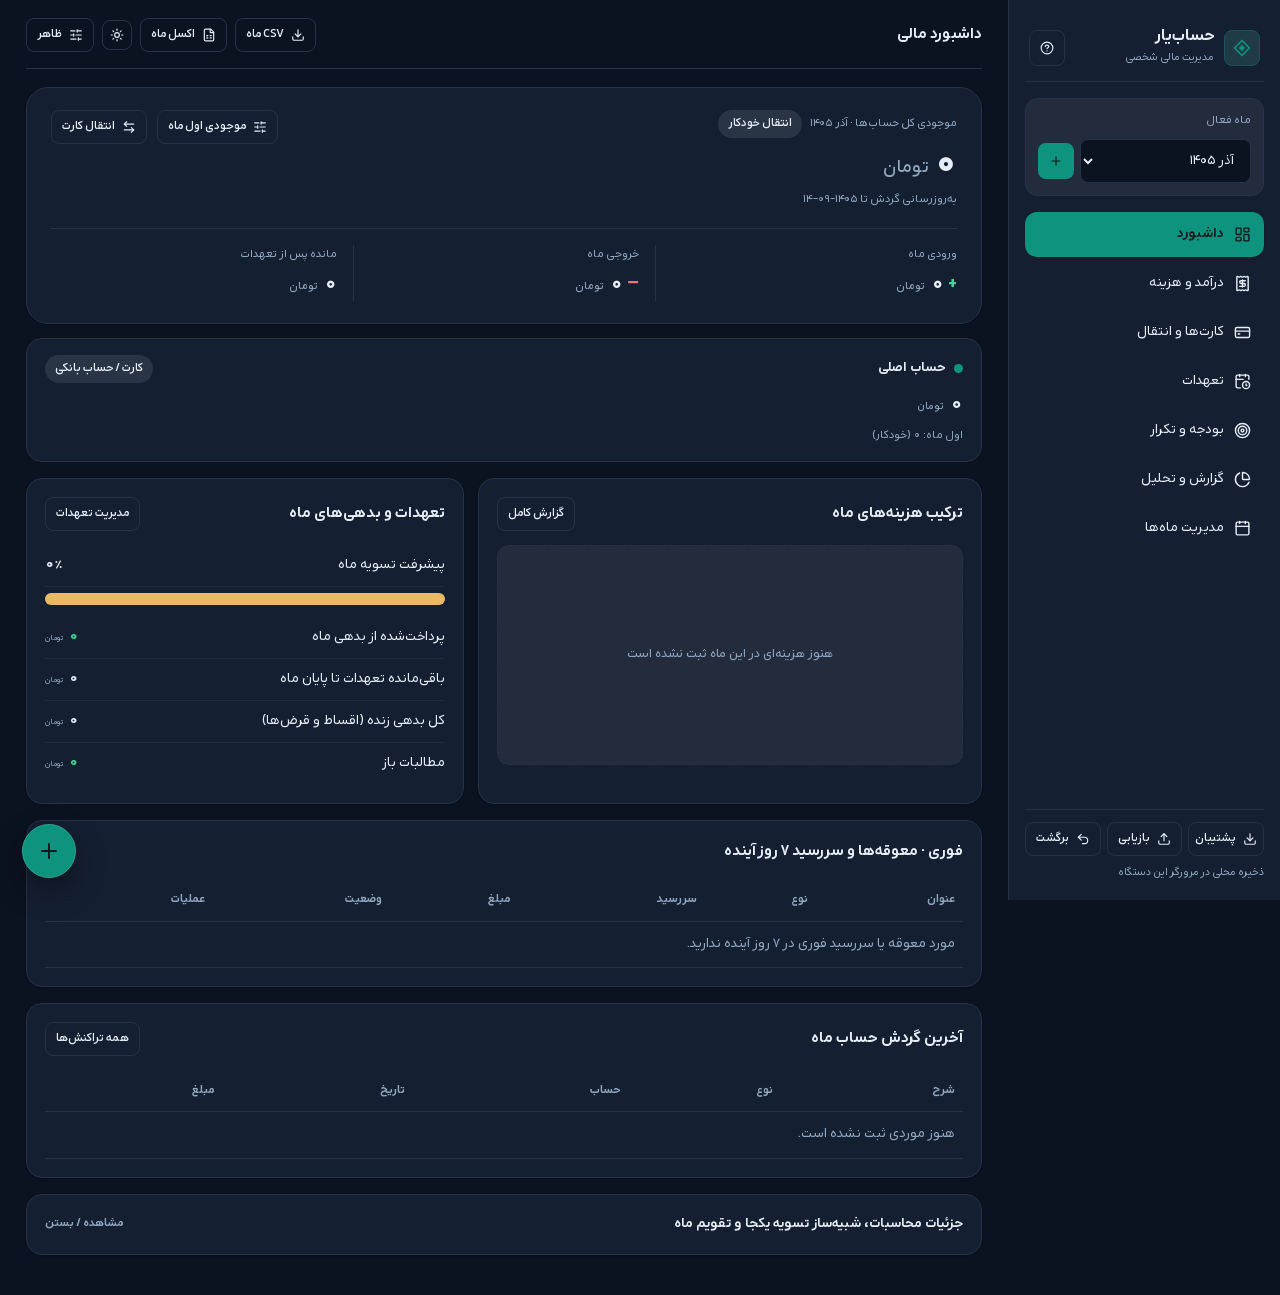
<file: index.html>
<!DOCTYPE html>
<html lang="fa" dir="rtl">
<head>
  <meta charset="utf-8">
  <meta name="viewport" content="width=device-width,initial-scale=1,viewport-fit=cover">
  <meta name="theme-color" content="#0b1220">
  <meta name="description" content="حساب‌یار — مرکز کنترل درآمد، هزینه، کارت‌ها، بودجه، اقساط و تعهدات مالی شخصی به صورت کاملاً آفلاین">
  <title>حساب‌یار | مدیریت مالی شخصی</title>
  <link rel="manifest" href="./manifest.webmanifest">
  <link rel="icon" href="./assets/icons/icon.svg" type="image/svg+xml">
  <link rel="apple-touch-icon" href="./assets/icons/icon-192.png">
  <link rel="stylesheet" href="./css/tokens.css">
  <link rel="stylesheet" href="./css/layout.css">
  <link rel="stylesheet" href="./css/components.css">
  <link rel="stylesheet" href="./css/views.css">
</head>
<body>
  <div id="app-shell" class="app-shell">
    <aside id="sidebar" class="sidebar" aria-label="منوی اصلی"></aside>
    <div class="app-main">
      <header id="topbar" class="topbar"></header>
      <main id="view" class="view-container" tabindex="-1"></main>
    </div>
  </div>

  <nav id="bottomNav" class="bottom-nav" aria-label="ناوبری سریع موبایل"></nav>
  <div id="moreBackdrop" class="drawer-backdrop hidden" aria-hidden="true"></div>
  <aside id="moreDrawer" class="more-drawer hidden" aria-label="منوی بیشتر"></aside>

  <input class="hidden" type="file" id="importFile" accept=".json">
  <input class="hidden" type="file" id="fontUpload" accept=".woff,.woff2,.ttf,.otf">

  <dialog id="dlg" aria-labelledby="dt">
    <div class="dialog-header">
      <h2 id="dt"></h2>
      <button type="button" class="btn btn-icon btn-ghost" data-close-dialog="dlg" aria-label="بستن"><svg class="icon-svg" viewBox="0 0 24 24" fill="none" stroke="currentColor" stroke-width="2" stroke-linecap="round" stroke-linejoin="round" aria-hidden="true"><path d="M18 6 6 18"></path><path d="m6 6 12 12"></path></svg></button>
    </div>
    <div id="db" class="dialog-body"></div>
  </dialog>

  <dialog id="confirmDlg" aria-labelledby="confirmTitle">
    <div class="dialog-header">
      <h2 id="confirmTitle">تأیید عملیات</h2>
      <button type="button" class="btn btn-icon btn-ghost" data-close-dialog="confirmDlg" aria-label="بستن"><svg class="icon-svg" viewBox="0 0 24 24" fill="none" stroke="currentColor" stroke-width="2" stroke-linecap="round" stroke-linejoin="round" aria-hidden="true"><path d="M18 6 6 18"></path><path d="m6 6 12 12"></path></svg></button>
    </div>
    <div id="confirmBody" class="dialog-body"></div>
    <div id="confirmActions" class="dialog-actions"></div>
  </dialog>

  <dialog id="appearanceDlg" class="dialog-wide" aria-labelledby="appearanceTitle">
    <div class="dialog-header">
      <h2 id="appearanceTitle">شخصی‌سازی ظاهر</h2>
      <button type="button" class="btn btn-icon btn-ghost" data-close-dialog="appearanceDlg" aria-label="بستن"><svg class="icon-svg" viewBox="0 0 24 24" fill="none" stroke="currentColor" stroke-width="2" stroke-linecap="round" stroke-linejoin="round" aria-hidden="true"><path d="M18 6 6 18"></path><path d="m6 6 12 12"></path></svg></button>
    </div>
    <div id="appearanceBody" class="dialog-body"></div>
  </dialog>

  <div id="datepickerPopover" class="datepicker-popover hidden" role="dialog" aria-label="تقویم شمسی"></div>
  <div id="quickBubble" class="bubble-menu"></div>
  <div id="toastContainer" class="toast-container" aria-live="polite" aria-atomic="true"></div>

  <noscript>
    <div class="notice">برای اجرای حساب‌یار، لطفاً جاوااسکریپت مرورگر خود را فعال کنید.</div>
  </noscript>

  <script src="./vendor/chart.umd.min.js"></script>
  <script src="./vendor/lucide.min.js"></script>
  <script src="./vendor/write-excel-file.min.js"></script>
  <script type="module" src="./js/main.js"></script>
</body>
</html>
</file>
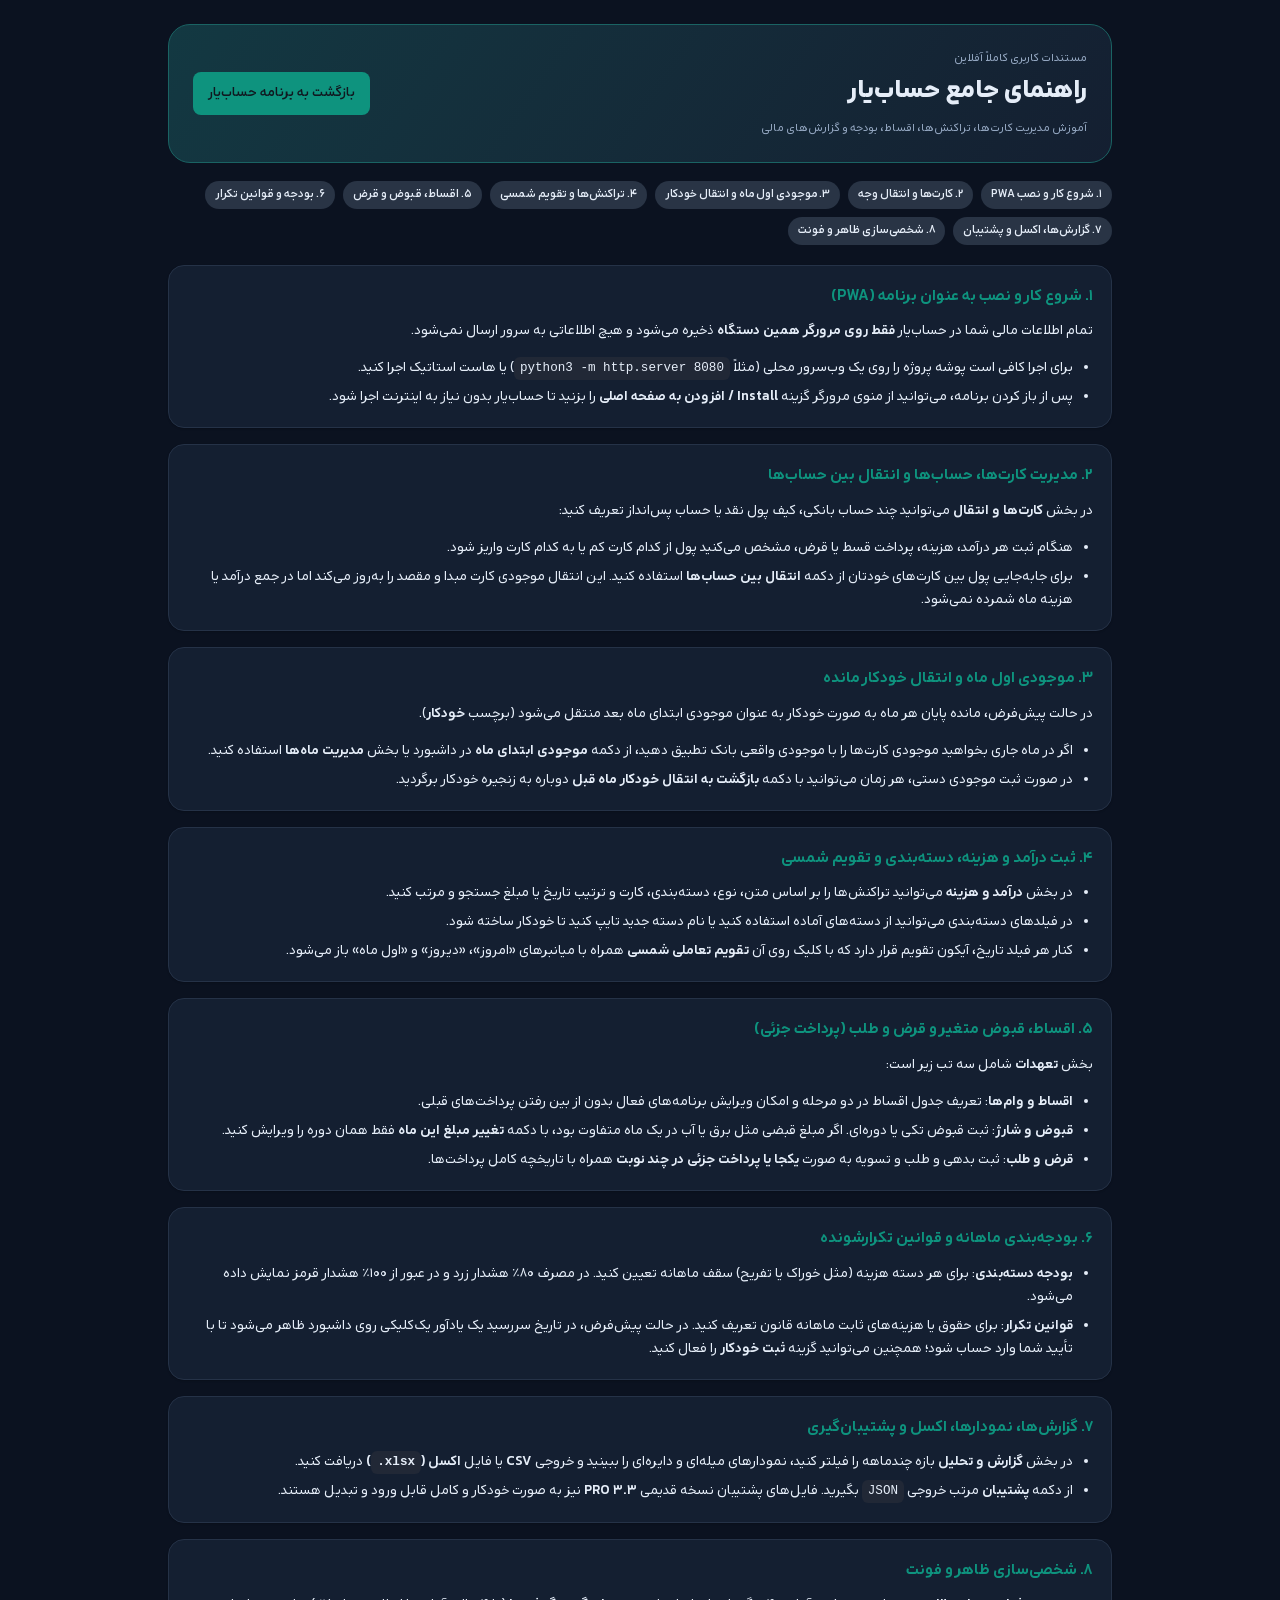
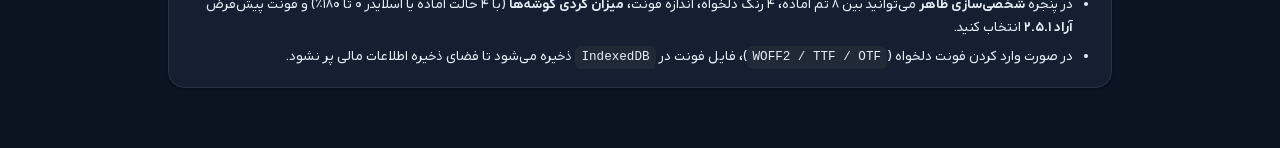
<file: help.html>
<!DOCTYPE html>
<html lang="fa" dir="rtl">
<head>
  <meta charset="utf-8">
  <meta name="viewport" content="width=device-width,initial-scale=1,viewport-fit=cover">
  <title>راهنمای استفاده | حساب‌یار</title>
  <link rel="icon" href="./assets/icons/icon.svg" type="image/svg+xml">
  <link rel="stylesheet" href="./css/tokens.css">
  <link rel="stylesheet" href="./css/components.css">
  <style>
    .help-wrap {
      max-width: 980px;
      margin: 0 auto;
      padding: 24px 18px 56px;
    }
    .help-hero {
      display: flex;
      justify-content: space-between;
      align-items: center;
      flex-wrap: wrap;
      gap: 14px;
      padding: 22px 24px;
      border-radius: var(--radius-xl);
      background: linear-gradient(125deg, color-mix(in srgb, var(--accent) 22%, var(--surface)), var(--surface));
      border: 1px solid color-mix(in srgb, var(--accent) 50%, var(--border));
      margin-bottom: 18px;
    }
    .help-toc {
      display: flex;
      flex-wrap: wrap;
      gap: 8px;
      margin: 14px 0 20px;
    }
    .help-toc a {
      text-decoration: none;
    }
    .help-section {
      margin-top: 16px;
    }
    .help-section h2 {
      display: flex;
      align-items: center;
      gap: 8px;
      color: var(--accent);
      margin-bottom: 10px;
    }
    .help-section ul {
      margin: 8px 0 0;
      padding-right: 20px;
      display: grid;
      gap: 6px;
    }
    code {
      direction: ltr;
      display: inline-block;
      padding: 1px 6px;
      border-radius: 6px;
      background: color-mix(in srgb, var(--fg) 10%, var(--bg));
      font-size: 0.9em;
    }
  </style>
</head>
<body>
  <main class="help-wrap">
    <header class="help-hero">
      <div>
        <small>مستندات کاربری کاملاً آفلاین</small>
        <h1>راهنمای جامع حساب‌یار</h1>
        <small>آموزش مدیریت کارت‌ها، تراکنش‌ها، اقساط، بودجه و گزارش‌های مالی</small>
      </div>
      <div class="row">
        <a class="btn btn-primary" href="./index.html">بازگشت به برنامه حساب‌یار</a>
      </div>
    </header>

    <nav class="help-toc" aria-label="فهرست مطالب">
      <a class="pill" href="#start">۱. شروع کار و نصب PWA</a>
      <a class="pill" href="#accounts">۲. کارت‌ها و انتقال وجه</a>
      <a class="pill" href="#carryover">۳. موجودی اول ماه و انتقال خودکار</a>
      <a class="pill" href="#transactions">۴. تراکنش‌ها و تقویم شمسی</a>
      <a class="pill" href="#obligations">۵. اقساط، قبوض و قرض</a>
      <a class="pill" href="#budgets">۶. بودجه و قوانین تکرار</a>
      <a class="pill" href="#reports">۷. گزارش‌ها، اکسل و پشتیبان</a>
      <a class="pill" href="#appearance">۸. شخصی‌سازی ظاهر و فونت</a>
    </nav>

    <section id="start" class="panel help-section">
      <h2>۱. شروع کار و نصب به عنوان برنامه (PWA)</h2>
      <p>
        تمام اطلاعات مالی شما در حساب‌یار <strong>فقط روی مرورگر همین دستگاه</strong> ذخیره می‌شود و هیچ اطلاعاتی به سرور ارسال نمی‌شود.
      </p>
      <ul>
        <li>برای اجرا کافی است پوشه پروژه را روی یک وب‌سرور محلی (مثلاً <code>python3 -m http.server 8080</code>) یا هاست استاتیک اجرا کنید.</li>
        <li>پس از باز کردن برنامه، می‌توانید از منوی مرورگر گزینه <strong>Install / افزودن به صفحه اصلی</strong> را بزنید تا حساب‌یار بدون نیاز به اینترنت اجرا شود.</li>
      </ul>
    </section>

    <section id="accounts" class="panel help-section">
      <h2>۲. مدیریت کارت‌ها، حساب‌ها و انتقال بین حساب‌ها</h2>
      <p>در بخش <strong>کارت‌ها و انتقال</strong> می‌توانید چند حساب بانکی، کیف پول نقد یا حساب پس‌انداز تعریف کنید:</p>
      <ul>
        <li>هنگام ثبت هر درآمد، هزینه، پرداخت قسط یا قرض، مشخص می‌کنید پول از کدام کارت کم یا به کدام کارت واریز شود.</li>
        <li>برای جابه‌جایی پول بین کارت‌های خودتان از دکمه <strong>انتقال بین حساب‌ها</strong> استفاده کنید. این انتقال موجودی کارت مبدا و مقصد را به‌روز می‌کند اما در جمع درآمد یا هزینه ماه شمرده نمی‌شود.</li>
      </ul>
    </section>

    <section id="carryover" class="panel help-section">
      <h2>۳. موجودی اول ماه و انتقال خودکار مانده</h2>
      <p>
        در حالت پیش‌فرض، مانده پایان هر ماه به صورت خودکار به عنوان موجودی ابتدای ماه بعد منتقل می‌شود (برچسب <strong>خودکار</strong>).
      </p>
      <ul>
        <li>اگر در ماه جاری بخواهید موجودی کارت‌ها را با موجودی واقعی بانک تطبیق دهید، از دکمه <strong>موجودی ابتدای ماه</strong> در داشبورد یا بخش <strong>مدیریت ماه‌ها</strong> استفاده کنید.</li>
        <li>در صورت ثبت موجودی دستی، هر زمان می‌توانید با دکمه <strong>بازگشت به انتقال خودکار ماه قبل</strong> دوباره به زنجیره خودکار برگردید.</li>
      </ul>
    </section>

    <section id="transactions" class="panel help-section">
      <h2>۴. ثبت درآمد و هزینه، دسته‌بندی و تقویم شمسی</h2>
      <ul>
        <li>در بخش <strong>درآمد و هزینه</strong> می‌توانید تراکنش‌ها را بر اساس متن، نوع، دسته‌بندی، کارت و ترتیب تاریخ یا مبلغ جستجو و مرتب کنید.</li>
        <li>در فیلدهای دسته‌بندی می‌توانید از دسته‌های آماده استفاده کنید یا نام دسته جدید تایپ کنید تا خودکار ساخته شود.</li>
        <li>کنار هر فیلد تاریخ، آیکون تقویم قرار دارد که با کلیک روی آن <strong>تقویم تعاملی شمسی</strong> همراه با میانبرهای «امروز»، «دیروز» و «اول ماه» باز می‌شود.</li>
      </ul>
    </section>

    <section id="obligations" class="panel help-section">
      <h2>۵. اقساط، قبوض متغیر و قرض و طلب (پرداخت جزئی)</h2>
      <p>بخش <strong>تعهدات</strong> شامل سه تب زیر است:</p>
      <ul>
        <li><strong>اقساط و وام‌ها</strong>: تعریف جدول اقساط در دو مرحله و امکان ویرایش برنامه‌های فعال بدون از بین رفتن پرداخت‌های قبلی.</li>
        <li><strong>قبوض و شارژ</strong>: ثبت قبوض تکی یا دوره‌ای. اگر مبلغ قبضی مثل برق یا آب در یک ماه متفاوت بود، با دکمه <strong>تغییر مبلغ این ماه</strong> فقط همان دوره را ویرایش کنید.</li>
        <li><strong>قرض و طلب</strong>: ثبت بدهی و طلب و تسویه به صورت <strong>یکجا یا پرداخت جزئی در چند نوبت</strong> همراه با تاریخچه کامل پرداخت‌ها.</li>
      </ul>
    </section>

    <section id="budgets" class="panel help-section">
      <h2>۶. بودجه‌بندی ماهانه و قوانین تکرارشونده</h2>
      <ul>
        <li><strong>بودجه دسته‌بندی</strong>: برای هر دسته هزینه (مثل خوراک یا تفریح) سقف ماهانه تعیین کنید. در مصرف ۸۰٪ هشدار زرد و در عبور از ۱۰۰٪ هشدار قرمز نمایش داده می‌شود.</li>
        <li><strong>قوانین تکرار</strong>: برای حقوق یا هزینه‌های ثابت ماهانه قانون تعریف کنید. در حالت پیش‌فرض، در تاریخ سررسید یک یادآور یک‌کلیکی روی داشبورد ظاهر می‌شود تا با تأیید شما وارد حساب شود؛ همچنین می‌توانید گزینه <strong>ثبت خودکار</strong> را فعال کنید.</li>
      </ul>
    </section>

    <section id="reports" class="panel help-section">
      <h2>۷. گزارش‌ها، نمودارها، اکسل و پشتیبان‌گیری</h2>
      <ul>
        <li>در بخش <strong>گزارش و تحلیل</strong> بازه چندماهه را فیلتر کنید، نمودارهای میله‌ای و دایره‌ای را ببینید و خروجی <strong>CSV</strong> یا فایل <strong>اکسل (<code>.xlsx</code>)</strong> دریافت کنید.</li>
        <li>از دکمه <strong>پشتیبان</strong> مرتب خروجی <code>JSON</code> بگیرید. فایل‌های پشتیبان نسخه قدیمی <strong>PRO 3.3</strong> نیز به صورت خودکار و کامل قابل ورود و تبدیل هستند.</li>
      </ul>
    </section>

    <section id="appearance" class="panel help-section">
      <h2>۸. شخصی‌سازی ظاهر و فونت</h2>
      <ul>
        <li>در پنجره <strong>شخصی‌سازی ظاهر</strong> می‌توانید بین ۸ تم آماده، ۴ رنگ دلخواه، اندازه فونت، <strong>میزان گردی گوشه‌ها</strong> (با ۴ حالت آماده یا اسلایدر ۰ تا ۱۸۰٪) و فونت پیش‌فرض <strong>آراد ۲.۵.۱</strong> انتخاب کنید.</li>
        <li>در صورت وارد کردن فونت دلخواه (<code>WOFF2 / TTF / OTF</code>)، فایل فونت در <code>IndexedDB</code> ذخیره می‌شود تا فضای ذخیره اطلاعات مالی پر نشود.</li>
      </ul>
    </section>
  </main>

  <script type="module">
    import { initTheme } from './js/theme.js';
    initTheme();
  </script>
</body>
</html>
</file>
<file: css/tokens.css>
@font-face {
  font-family: 'HesabArad';
  src: url('../assets/fonts/AradFDVF.woff2') format('woff2-variations'),
       url('../assets/fonts/AradFDVF.woff2') format('woff2');
  font-weight: 100 900;
  font-style: normal;
  font-display: swap;
}

:root {
  --bg: #0b1220;
  --surface: #141f31;
  --surface-2: #19263b;
  --surface-alt: #19263b;
  --accent: #0e937e;
  --accent-text: #ffffff;
  --accent2: #5179c4;
  --fg: #e5edf8;
  --muted: #93a6c0;
  --border: #253247;
  --good: #3dd598;
  --bad: #f2747d;
  --warn: #e9b963;
  --info: #70a8f5;
  --ui-font: 'HesabArad', Tahoma, Arial, sans-serif;
  --ui-size: 14px;
  --radius-scale: 1;
  --radius-xs: 5px;
  --radius-sm: 8px;
  --radius-md: 12px;
  --radius-lg: 16px;
  --radius-xl: 22px;
  --shadow-sm: 0 1px 2px rgba(0, 0, 0, 0.18);
  --shadow-md: 0 12px 30px rgba(0, 0, 0, 0.34);
}

*,
*::before,
*::after {
  box-sizing: border-box;
}

html {
  -webkit-text-size-adjust: 100%;
  overflow-x: clip;
  overflow-y: scroll;
}

body {
  margin: 0;
  min-height: 100dvh;
  overflow-x: clip;
  font-family: var(--ui-font);
  font-size: var(--ui-size);
  line-height: 1.65;
  color: var(--fg);
  background: var(--bg);
}

body.light {
  --shadow-sm: 0 1px 2px rgba(15, 23, 42, 0.06);
  --shadow-md: 0 10px 26px rgba(15, 23, 42, 0.12);
  background: var(--bg);
}

button,
input,
select,
textarea {
  font: inherit;
  color: inherit;
}

h1, h2, h3, p {
  margin-top: 0;
}

h1 {
  font-size: clamp(20px, 2.4vw, 26px);
  font-weight: 800;
  margin-bottom: 4px;
}

h2 {
  font-size: 16px;
  font-weight: 700;
  margin-bottom: 14px;
}

h3 {
  font-size: 14px;
  font-weight: 700;
  margin-bottom: 10px;
}

small,
.muted {
  color: var(--muted);
}

.num,
.kpi-value,
strong[data-num],
td.num {
  font-variant-numeric: tabular-nums;
  font-feature-settings: "tnum" 1;
}

.num-ltr {
  direction: ltr;
  display: inline-block;
  unicode-bidi: isolate;
  font-variant-numeric: tabular-nums;
  font-feature-settings: "tnum" 1;
}

.unit {
  font-size: 0.56em;
  font-weight: 500;
  color: var(--muted);
  margin-inline-start: 6px;
}

.green { color: var(--good); }
.red, .danger-text { color: var(--bad); }
.amber { color: var(--warn); }
.info-text { color: var(--info); }

.hidden {
  display: none !important;
}

:focus-visible {
  outline: 2px solid var(--accent);
  outline-offset: 2px;
}
</file>
<file: css/layout.css>
.app-shell {
  display: grid;
  grid-template-columns: 272px minmax(0, 1fr);
  min-height: 100dvh;
}

.sidebar {
  position: sticky;
  top: 0;
  height: 100dvh;
  overflow-y: auto;
  display: flex;
  flex-direction: column;
  gap: 16px;
  padding: 20px 16px;
  background: var(--surface);
  border-left: 1px solid var(--border);
  z-index: 20;
}

.brand-box {
  display: flex;
  align-items: center;
  justify-content: space-between;
  gap: 10px;
  padding: 6px 4px 12px;
  border-bottom: 1px solid var(--border);
}

.brand-title {
  display: flex;
  align-items: center;
  gap: 10px;
}

.brand-mark {
  width: 36px;
  height: 36px;
  border-radius: var(--radius-sm);
  display: grid;
  place-items: center;
  background: color-mix(in srgb, var(--accent) 14%, var(--surface-2));
  border: 1px solid color-mix(in srgb, var(--accent) 32%, var(--border));
  color: var(--accent);
  flex-shrink: 0;
}

.brand-mark svg {
  width: 20px;
  height: 20px;
  display: block;
}

.brand-title strong {
  display: block;
  font-size: 17px;
  line-height: 1.2;
}

.brand-title small {
  font-size: 11px;
}

.sidebar-month {
  display: grid;
  gap: 8px;
  padding: 12px;
  border-radius: var(--radius-md);
  background: var(--surface-2);
  border: 1px solid var(--border);
}

.sidebar-month-row {
  display: flex;
  gap: 6px;
  align-items: center;
}

.sidebar-nav {
  display: flex;
  flex-direction: column;
  gap: 4px;
}

.nav-item {
  width: 100%;
  display: flex;
  align-items: center;
  justify-content: space-between;
  gap: 10px;
  padding: 10px 12px;
  border: 1px solid transparent;
  border-radius: var(--radius-md);
  background: transparent;
  color: var(--fg);
  text-align: right;
  cursor: pointer;
  transition: background 0.15s ease, border-color 0.15s ease, transform 0.1s ease;
}

.nav-item:hover {
  background: color-mix(in srgb, var(--fg) 7%, transparent);
}

.nav-item.active {
  background: var(--accent);
  color: var(--accent-text);
  font-weight: 700;
  box-shadow: var(--shadow-sm);
}

.nav-item-label {
  display: flex;
  align-items: center;
  gap: 10px;
  min-width: 0;
}

.nav-badge {
  font-size: 11px;
  font-weight: 700;
  padding: 2px 7px;
  border-radius: 999px;
  background: color-mix(in srgb, var(--warn) 24%, transparent);
  color: var(--warn);
}

.nav-item.active .nav-badge {
  background: color-mix(in srgb, var(--accent-text) 22%, transparent);
  color: var(--accent-text);
}

.sidebar-footer {
  margin-top: auto;
  padding-top: 12px;
  border-top: 1px solid var(--border);
  display: grid;
  gap: 8px;
}

.sidebar-tools {
  display: grid;
  grid-template-columns: repeat(3, minmax(0, 1fr));
  gap: 6px;
}

.app-main {
  min-width: 0;
  display: flex;
  flex-direction: column;
  padding: 18px 26px 40px;
  max-width: 1460px;
  width: 100%;
  margin: 0 auto;
}

.topbar {
  display: flex;
  align-items: center;
  justify-content: space-between;
  flex-wrap: wrap;
  gap: 12px;
  padding-bottom: 16px;
  margin-bottom: 18px;
  border-bottom: 1px solid var(--border);
}

.topbar-title {
  display: flex;
  align-items: center;
  gap: 10px;
}

.topbar-mobile-brand {
  display: none;
}

.topbar-actions {
  display: flex;
  align-items: center;
  flex-wrap: wrap;
  gap: 8px;
}

.topbar-month-wrap {
  display: none;
}

.view-container {
  min-width: 0;
  outline: none;
}

.bottom-nav,
.more-drawer,
.drawer-backdrop {
  display: none;
}

@media (max-width: 960px) {
  .app-shell {
    grid-template-columns: 1fr;
  }

  .sidebar {
    display: none;
  }

  .app-main {
    padding: 14px 14px calc(84px + env(safe-area-inset-bottom));
  }

  .topbar {
    position: sticky;
    top: 0;
    z-index: 15;
    padding: 10px 0;
    margin-bottom: 14px;
    background: color-mix(in srgb, var(--bg) 90%, transparent);
    backdrop-filter: blur(12px);
  }

  .topbar-mobile-brand {
    display: flex;
    align-items: center;
    gap: 8px;
  }

  .topbar-desktop-only {
    display: none !important;
  }

  .topbar-month-wrap {
    display: flex;
    align-items: center;
    gap: 6px;
  }

  .bottom-nav {
    position: fixed;
    right: 0;
    left: 0;
    bottom: 0;
    z-index: 30;
    display: grid;
    grid-template-columns: repeat(5, minmax(0, 1fr));
    gap: 2px;
    padding: 6px 6px calc(6px + env(safe-area-inset-bottom));
    background: color-mix(in srgb, var(--surface) 96%, var(--bg));
    border-top: 1px solid var(--border);
    backdrop-filter: blur(14px);
  }

  .bottom-nav-btn {
    display: flex;
    flex-direction: column;
    align-items: center;
    justify-content: center;
    gap: 3px;
    padding: 6px 2px;
    border: 0;
    border-radius: var(--radius-sm);
    background: transparent;
    color: var(--muted);
    font-size: 11px;
    cursor: pointer;
  }

  .bottom-nav-btn.active {
    color: var(--accent);
    background: color-mix(in srgb, var(--accent) 13%, transparent);
    font-weight: 700;
  }

  .drawer-backdrop {
    display: block;
    position: fixed;
    inset: 0;
    z-index: 40;
    background: rgba(0, 0, 0, 0.55);
  }

  .more-drawer {
    display: grid;
    gap: 10px;
    position: fixed;
    right: 0;
    left: 0;
    bottom: 0;
    z-index: 41;
    max-height: 82dvh;
    overflow-y: auto;
    padding: 18px 16px calc(24px + env(safe-area-inset-bottom));
    background: var(--surface);
    border-top: 1px solid var(--border);
    border-radius: var(--radius-xl) var(--radius-xl) 0 0;
    box-shadow: var(--shadow-md);
  }

  .more-drawer-header {
    display: flex;
    align-items: center;
    justify-content: space-between;
    padding-bottom: 8px;
    border-bottom: 1px solid var(--border);
  }

  .more-drawer-grid {
    display: grid;
    grid-template-columns: repeat(2, minmax(0, 1fr));
    gap: 8px;
  }
}
</file>
<file: css/components.css>
.btn {
  display: inline-flex;
  align-items: center;
  justify-content: center;
  gap: 7px;
  border: 1px solid transparent;
  border-radius: var(--radius-sm);
  padding: 9px 14px;
  background: color-mix(in srgb, var(--surface) 78%, var(--fg));
  color: var(--fg);
  cursor: pointer;
  font-weight: 600;
  text-decoration: none;
  transition: filter 0.14s ease, background 0.14s ease, border-color 0.14s ease;
  white-space: nowrap;
}

.btn:hover {
  filter: brightness(1.1);
}

.btn:disabled {
  opacity: 0.5;
  cursor: not-allowed;
}

.btn-primary {
  background: var(--accent);
  color: var(--accent-text);
}

.btn-secondary {
  background: color-mix(in srgb, var(--accent2) 22%, var(--surface));
  border-color: color-mix(in srgb, var(--accent2) 45%, var(--border));
}

.btn-ghost {
  background: transparent;
  border-color: var(--border);
  color: var(--fg);
}

.btn-danger {
  background: color-mix(in srgb, var(--bad) 15%, var(--surface));
  border-color: color-mix(in srgb, var(--bad) 45%, var(--border));
  color: var(--bad);
}

.btn-sm {
  padding: 6px 10px;
  font-size: 12px;
}

.btn-icon {
  width: 36px;
  height: 36px;
  padding: 0;
  gap: 0;
  line-height: 1;
  flex-shrink: 0;
}

.btn-icon.btn-sm {
  width: 30px;
  height: 30px;
  padding: 0;
}

.icon-svg {
  width: 17px;
  height: 17px;
  flex-shrink: 0;
  display: inline-block;
  vertical-align: middle;
}

.icon-svg.sm {
  width: 14px;
  height: 14px;
}

.row {
  display: flex;
  gap: 10px;
  flex-wrap: wrap;
  align-items: center;
}

.row > * {
  min-width: 0;
}

.between {
  justify-content: space-between;
}

.actions {
  display: flex;
  gap: 8px;
  flex-wrap: wrap;
  margin: 14px 0;
}

.grid {
  display: grid;
  grid-template-columns: repeat(auto-fit, minmax(200px, 1fr));
  gap: 12px;
}

.card,
.panel {
  background: var(--surface);
  border: 1px solid var(--border);
  border-radius: var(--radius-lg);
  padding: 18px;
  box-shadow: var(--shadow-sm);
}

.card strong {
  display: block;
  font-size: clamp(18px, 2vw, 24px);
  font-weight: 700;
  color: var(--fg);
  margin: 8px 0 4px;
  overflow-wrap: anywhere;
}

.panel {
  margin-top: 16px;
}

.panel-head {
  display: flex;
  align-items: center;
  justify-content: space-between;
  flex-wrap: wrap;
  gap: 10px;
  margin-bottom: 14px;
}

.panel-head h2,
.panel-head h3 {
  margin: 0;
}

label.field {
  display: grid;
  gap: 6px;
  color: var(--muted);
  font-size: 13px;
}

label.field.full {
  grid-column: 1 / -1;
}

label.check-row {
  display: flex;
  align-items: center;
  gap: 8px;
  color: var(--fg);
  cursor: pointer;
}

label.check-row input[type="checkbox"] {
  width: auto;
  accent-color: var(--accent);
}

input,
select,
textarea {
  width: 100%;
  padding: 10px 12px;
  border-radius: var(--radius-sm);
  border: 1px solid var(--border);
  background: var(--bg);
  color: var(--fg);
}

input[data-money] {
  font-weight: 700;
  font-size: 16px;
  direction: ltr;
  text-align: right;
  letter-spacing: 0.4px;
}

input[type="color"] {
  height: 42px;
  padding: 4px;
  cursor: pointer;
}

input[type="range"] {
  padding: 0;
  accent-color: var(--accent);
}

.date-input-wrap {
  position: relative;
  display: flex;
  align-items: center;
}

.date-input-wrap input {
  padding-left: 42px;
  direction: ltr;
  text-align: right;
}

.date-trigger {
  position: absolute;
  left: 5px;
  top: 50%;
  transform: translateY(-50%);
  padding: 5px 7px;
  border: 0;
  border-radius: var(--radius-xs);
  background: color-mix(in srgb, var(--accent) 16%, transparent);
  color: var(--accent);
  cursor: pointer;
  display: grid;
  place-items: center;
}

.date-trigger:hover {
  background: color-mix(in srgb, var(--accent) 26%, transparent);
}

.datepicker-popover {
  position: fixed;
  z-index: 120;
  width: min(304px, 92vw);
  padding: 14px;
  border-radius: var(--radius-lg);
  background: var(--surface);
  border: 1px solid var(--border);
  box-shadow: var(--shadow-md);
}

.dp-header {
  display: flex;
  align-items: center;
  justify-content: space-between;
  gap: 6px;
  margin-bottom: 10px;
}

.dp-title {
  font-weight: 700;
  font-size: 14px;
}

.dp-weekdays,
.dp-days {
  display: grid;
  grid-template-columns: repeat(7, minmax(0, 1fr));
  gap: 4px;
  text-align: center;
}

.dp-weekdays span {
  font-size: 11px;
  color: var(--muted);
  padding-bottom: 4px;
}

.dp-day {
  border: 1px solid transparent;
  border-radius: var(--radius-sm);
  padding: 6px 0;
  background: transparent;
  color: var(--fg);
  cursor: pointer;
  font-size: 13px;
}

.dp-day:hover:not(:disabled) {
  background: color-mix(in srgb, var(--accent) 16%, transparent);
}

.dp-day.is-today {
  border-color: var(--accent);
}

.dp-day.is-selected {
  background: var(--accent);
  color: var(--accent-text);
  font-weight: 700;
}

.dp-quick {
  display: flex;
  gap: 6px;
  margin-top: 10px;
  padding-top: 10px;
  border-top: 1px solid var(--border);
}

.dp-quick button {
  flex: 1;
}

.scroll {
  overflow-x: auto;
}

table {
  width: 100%;
  border-collapse: collapse;
}

th,
td {
  text-align: right;
  padding: 11px 8px;
  border-bottom: 1px solid var(--border);
  vertical-align: middle;
}

th {
  color: var(--muted);
  font-size: 12px;
  font-weight: 700;
  white-space: nowrap;
}

tbody tr:hover {
  background: color-mix(in srgb, var(--fg) 4%, transparent);
}

.td-actions {
  display: flex;
  flex-wrap: wrap;
  gap: 4px;
}

.state,
.pill {
  display: inline-flex;
  align-items: center;
  gap: 5px;
  padding: 4px 10px;
  border-radius: 999px;
  font-size: 12px;
  font-weight: 700;
  white-space: nowrap;
}

.pill {
  background: color-mix(in srgb, var(--fg) 10%, var(--surface));
  color: var(--fg);
  font-weight: 600;
}

.state.paid {
  color: var(--good);
  background: color-mix(in srgb, var(--good) 16%, transparent);
}

.state.partial {
  color: var(--info);
  background: color-mix(in srgb, var(--info) 16%, transparent);
}

.state.late {
  color: var(--bad);
  background: color-mix(in srgb, var(--bad) 16%, transparent);
}

.state.soon {
  color: var(--warn);
  background: color-mix(in srgb, var(--warn) 16%, transparent);
}

.state.waiting {
  color: var(--muted);
  background: color-mix(in srgb, var(--muted) 16%, transparent);
}

.notice {
  display: flex;
  align-items: flex-start;
  gap: 10px;
  padding: 12px 14px;
  border-right: 3px solid var(--warn);
  background: color-mix(in srgb, var(--warn) 11%, var(--surface));
  border-radius: var(--radius-sm);
  margin: 12px 0;
  font-size: 13px;
}

.notice.info {
  border-right-color: var(--info);
  background: color-mix(in srgb, var(--info) 10%, var(--surface));
}

.notice.danger {
  border-right-color: var(--bad);
  background: color-mix(in srgb, var(--bad) 11%, var(--surface));
}

.progress-track {
  height: 11px;
  border-radius: 999px;
  overflow: hidden;
  background: color-mix(in srgb, var(--fg) 12%, var(--bg));
  margin: 10px 0;
}

.progress-fill {
  display: block;
  height: 100%;
  background: var(--accent);
  transition: width 0.25s ease;
}

.progress-fill.is-good { background: var(--good); }
.progress-fill.is-warn { background: var(--warn); }
.progress-fill.is-over { background: var(--bad); }

.sub-tabs {
  display: flex;
  flex-wrap: wrap;
  gap: 6px;
  padding: 6px;
  border-radius: var(--radius-md);
  background: color-mix(in srgb, var(--surface) 88%, var(--bg));
  border: 1px solid var(--border);
  margin-bottom: 16px;
}

.sub-tab {
  border: 0;
  border-radius: var(--radius-sm);
  padding: 8px 14px;
  background: transparent;
  color: var(--muted);
  cursor: pointer;
  font-weight: 600;
  display: inline-flex;
  align-items: center;
  gap: 6px;
}

.sub-tab.active {
  background: var(--accent);
  color: var(--accent-text);
}

dialog {
  background: var(--surface);
  color: var(--fg);
  border: 1px solid var(--border);
  border-radius: var(--radius-lg);
  width: min(680px, 95vw);
  max-height: 90dvh;
  overflow: auto;
  padding: 20px 22px;
  box-shadow: var(--shadow-md);
}

dialog.dialog-wide {
  width: min(840px, 95vw);
}

dialog::backdrop {
  background: rgba(5, 10, 20, 0.68);
  backdrop-filter: blur(4px);
}

.dialog-header {
  display: flex;
  align-items: center;
  justify-content: space-between;
  gap: 10px;
  padding-bottom: 12px;
  margin-bottom: 14px;
  border-bottom: 1px solid var(--border);
}

.dialog-header h2 {
  margin: 0;
}

.dialog-actions {
  display: flex;
  justify-content: flex-end;
  gap: 8px;
  margin-top: 16px;
}

.toast-container {
  position: fixed;
  bottom: 24px;
  left: 92px;
  z-index: 200;
  display: grid;
  gap: 8px;
  width: min(360px, calc(100vw - 116px));
  pointer-events: none;
}

.bubble-menu {
  position: fixed;
  bottom: 22px;
  left: 22px;
  z-index: 90;
  display: flex;
  flex-direction: column;
  align-items: flex-end;
  gap: 10px;
}

.bubble-items {
  display: flex;
  flex-direction: column;
  align-items: flex-end;
  gap: 10px;
  pointer-events: none;
  visibility: hidden;
}

.bubble-menu.is-open .bubble-items {
  pointer-events: auto;
  visibility: visible;
}

.bubble-item {
  display: inline-flex;
  flex-direction: row-reverse;
  align-items: center;
  gap: 10px;
  margin-left: 5px;
  border: 0;
  padding: 0;
  background: transparent;
  cursor: pointer;
  opacity: 0;
  transform: translateY(14px) scale(0.85);
  transition: opacity 0.18s ease, transform 0.22s cubic-bezier(0.22, 1, 0.36, 1);
}

.bubble-menu.is-open .bubble-item {
  opacity: 1;
  transform: translateY(0) scale(1);
}

.bubble-menu.is-open .bubble-item:nth-child(1) {
  transition-delay: 0.04s;
}

.bubble-menu.is-open .bubble-item:nth-child(2) {
  transition-delay: 0s;
}

.bubble-fab {
  width: 46px;
  height: 46px;
  border-radius: 50%;
  display: grid;
  place-items: center;
  color: #101820;
  box-shadow: var(--shadow-md);
  border: 1px solid color-mix(in srgb, var(--fg) 15%, transparent);
  transition: transform 0.15s ease, filter 0.15s ease;
}

.bubble-fab.is-income {
  background: var(--good);
}

.bubble-fab.is-expense {
  background: var(--bad);
}

.bubble-item:hover .bubble-fab {
  transform: scale(1.08);
  filter: brightness(1.06);
}

.bubble-label {
  padding: 6px 12px;
  border-radius: 999px;
  background: var(--surface);
  color: var(--fg);
  border: 1px solid var(--border);
  box-shadow: var(--shadow-sm);
  font-size: 13px;
  font-weight: 700;
  white-space: nowrap;
}

.bubble-trigger {
  width: 54px;
  height: 54px;
  border-radius: 50%;
  border: 1px solid color-mix(in srgb, #ffffff 14%, var(--accent));
  padding: 0;
  display: grid;
  place-items: center;
  cursor: pointer;
  color: var(--accent-text);
  background: var(--accent);
  box-shadow: var(--shadow-md);
  transition: transform 0.2s cubic-bezier(0.22, 1, 0.36, 1), filter 0.15s ease;
}

.bubble-trigger:hover {
  filter: brightness(1.08);
  transform: scale(1.04);
}

.bubble-trigger .icon-svg {
  width: 24px;
  height: 24px;
  transition: transform 0.22s cubic-bezier(0.22, 1, 0.36, 1);
}

.bubble-menu.is-open .bubble-trigger .icon-svg {
  transform: rotate(45deg);
}

.toast {
  pointer-events: auto;
  display: flex;
  align-items: center;
  justify-content: space-between;
  gap: 10px;
  padding: 12px 14px;
  border-radius: var(--radius-md);
  background: var(--surface);
  border: 1px solid var(--border);
  border-right: 4px solid var(--accent);
  box-shadow: var(--shadow-md);
  font-size: 13px;
}

.toast.success { border-right-color: var(--good); }
.toast.error { border-right-color: var(--bad); }
.toast.warning { border-right-color: var(--warn); }
.toast.info { border-right-color: var(--info); }

.empty-state {
  text-align: center;
  padding: 28px 16px;
  color: var(--muted);
}

.empty-chart {
  min-height: 220px;
  display: flex;
  flex-direction: column;
  align-items: center;
  justify-content: center;
  gap: 8px;
  padding: 20px;
  border: 1px dashed var(--border);
  border-radius: var(--radius-md);
  background: var(--surface-2);
  color: var(--muted);
  text-align: center;
  font-size: 13px;
}

@media (max-width: 960px) {
  .bubble-menu {
    bottom: calc(78px + env(safe-area-inset-bottom));
    left: 16px;
  }

  .toast-container {
    bottom: calc(144px + env(safe-area-inset-bottom));
    left: 14px;
    right: 14px;
    width: auto;
  }
}

@media (max-width: 640px) {

  table.mobile-cards thead {
    display: none;
  }

  table.mobile-cards,
  table.mobile-cards tbody,
  table.mobile-cards tr,
  table.mobile-cards td {
    display: block;
    width: 100%;
  }

  table.mobile-cards tr {
    margin-bottom: 10px;
    padding: 10px 12px;
    border: 1px solid var(--border);
    border-radius: var(--radius-md);
    background: color-mix(in srgb, var(--surface) 88%, var(--bg));
  }

  table.mobile-cards td {
    display: flex;
    align-items: center;
    justify-content: space-between;
    gap: 10px;
    padding: 6px 0;
    border-bottom: 1px dashed color-mix(in srgb, var(--border) 60%, transparent);
    text-align: left;
  }

  table.mobile-cards td:last-child {
    border-bottom: 0;
    padding-top: 8px;
  }

  table.mobile-cards td::before {
    content: attr(data-label);
    color: var(--muted);
    font-size: 12px;
    font-weight: 600;
    text-align: right;
    flex-shrink: 0;
  }

  table.mobile-cards td.empty-cell {
    display: block;
    text-align: center;
  }

  table.mobile-cards td.empty-cell::before {
    display: none;
  }
}
</file>
<file: css/views.css>
.cockpit-summary {
  background: var(--surface);
  border: 1px solid var(--border);
  border-radius: var(--radius-xl);
  padding: 22px 24px;
  box-shadow: var(--shadow-sm);
}

.cockpit-top {
  display: flex;
  align-items: flex-start;
  justify-content: space-between;
  flex-wrap: wrap;
  gap: 14px;
}

.cockpit-balance {
  display: flex;
  flex-direction: column;
  gap: 6px;
}

.cockpit-balance-val {
  font-size: clamp(24px, 3vw, 34px);
  font-weight: 800;
  line-height: 1.2;
  color: var(--fg);
}

.cockpit-balance-val.is-neg {
  color: var(--bad);
}

.cockpit-metrics {
  display: grid;
  grid-template-columns: repeat(3, minmax(0, 1fr));
  gap: 0;
  margin-top: 18px;
  padding-top: 16px;
  border-top: 1px solid var(--border);
}

.cockpit-metric {
  padding-inline: 16px;
  border-left: 1px solid var(--border);
  display: grid;
  gap: 4px;
}

.cockpit-metric:first-child {
  padding-inline-start: 0;
}

.cockpit-metric:last-child {
  padding-inline-end: 0;
  border-left: 0;
}

.cockpit-metric strong {
  font-size: clamp(16px, 1.7vw, 20px);
  font-weight: 700;
  color: var(--fg);
}

.cockpit-bento {
  display: grid;
  grid-template-columns: 1.15fr 1fr;
  gap: 14px;
  margin-top: 16px;
}

.cockpit-bento > .panel {
  margin-top: 0;
}

.cockpit-details summary {
  cursor: pointer;
  font-weight: 700;
  display: flex;
  align-items: center;
  justify-content: space-between;
  list-style: none;
}

.cockpit-details summary::-webkit-details-marker {
  display: none;
}

.cockpit-details[open] summary {
  margin-bottom: 16px;
  padding-bottom: 12px;
  border-bottom: 1px solid var(--border);
}

.section-title {
  margin: 22px 0 10px;
  display: flex;
  align-items: center;
  justify-content: space-between;
  flex-wrap: wrap;
  gap: 8px;
}

.section-title h2 {
  margin: 0;
}

.finance-main {
  display: grid;
  grid-template-columns: repeat(2, minmax(0, 1fr));
  gap: 14px;
}

.finance-main .card strong,
.finance-grid .card strong {
  white-space: nowrap;
  font-size: clamp(18px, 2vw, 24px);
}

.finance-grid {
  display: grid;
  grid-template-columns: repeat(3, minmax(0, 1fr));
  gap: 12px;
}

.finance-grid .card {
  min-width: 0;
}

.accounts-strip {
  display: grid;
  grid-template-columns: repeat(auto-fit, minmax(230px, 1fr));
  gap: 12px;
  margin-top: 14px;
}

.account-card {
  padding: 16px 18px;
  border-radius: var(--radius-lg);
  background: var(--surface);
  border: 1px solid var(--border);
  display: grid;
  gap: 6px;
}

.account-title {
  display: inline-flex;
  align-items: center;
  gap: 8px;
}

.account-dot {
  width: 9px;
  height: 9px;
  border-radius: 50%;
  background: var(--card-accent, var(--accent));
  flex-shrink: 0;
}

.account-card strong {
  font-size: 19px;
  font-weight: 700;
  color: var(--fg);
}

.charts-grid {
  display: grid;
  grid-template-columns: repeat(2, minmax(0, 1fr));
  gap: 14px;
  margin-top: 16px;
}

.chart-box {
  position: relative;
  height: 225px;
  width: 100%;
}

.mini-line {
  display: flex;
  justify-content: space-between;
  align-items: center;
  gap: 12px;
  padding: 9px 0;
  border-bottom: 1px solid color-mix(in srgb, var(--border) 60%, transparent);
}

.mini-line:last-child {
  border-bottom: 0;
}

.mini-line b {
  white-space: nowrap;
}

.debt-bar {
  display: flex;
  height: 12px;
  border-radius: var(--radius-md);
  overflow: hidden;
  background: color-mix(in srgb, var(--fg) 12%, var(--bg));
}

.debt-bar span:first-child {
  background: var(--good);
}

.debt-bar span:nth-child(2) {
  background: var(--warn);
}

.filter-bar {
  display: grid;
  grid-template-columns: repeat(4, minmax(0, 1fr));
  gap: 10px;
  margin-bottom: 12px;
}

.filter-bar .filter-search {
  grid-column: span 2;
}

.budget-grid {
  display: grid;
  grid-template-columns: repeat(auto-fill, minmax(260px, 1fr));
  gap: 12px;
}

.budget-card {
  display: grid;
  gap: 8px;
}

.category-chip {
  display: inline-flex;
  align-items: center;
  gap: 6px;
  padding: 3px 9px;
  border-radius: 999px;
  font-size: 12px;
  border: 1px solid var(--border);
  background: color-mix(in srgb, var(--chip-color, var(--accent)) 14%, var(--surface));
}

.appearance-grid {
  display: grid;
  grid-template-columns: repeat(auto-fit, minmax(135px, 1fr));
  gap: 8px;
  margin: 10px 0;
}

.theme-tile {
  border: 1px solid var(--border);
  border-radius: var(--radius-md);
  background: var(--bg);
  color: var(--fg);
  text-align: right;
  padding: 12px;
  display: grid;
  gap: 8px;
  cursor: pointer;
}

.theme-tile.selected {
  outline: 2px solid var(--accent);
}

.swatches {
  display: flex;
  gap: 5px;
}

.swatches i {
  height: 18px;
  flex: 1;
  border-radius: var(--radius-xs);
  border: 1px solid rgba(136, 136, 136, 0.35);
}

.radius-control {
  display: grid;
  gap: 8px;
  margin-top: 14px;
}

.radius-presets {
  display: grid;
  grid-template-columns: repeat(4, minmax(0, 1fr));
  gap: 6px;
}

@media (max-width: 520px) {
  .radius-presets {
    grid-template-columns: repeat(2, minmax(0, 1fr));
  }
}

.appearance-controls-row {
  display: grid;
  grid-template-columns: repeat(2, minmax(0, 1fr));
  gap: 14px;
  align-items: end;
}

.range-wrap {
  display: grid;
  gap: 8px;
}

.color-swatches-row {
  display: grid;
  grid-template-columns: repeat(4, minmax(0, 1fr));
  gap: 8px;
  margin-top: 10px;
}

.color-swatch-card {
  display: flex;
  align-items: center;
  gap: 10px;
  padding: 8px 10px;
  border: 1px solid var(--border);
  border-radius: var(--radius-sm);
  background: var(--surface-2);
  cursor: pointer;
}

.color-swatch-card input[type="color"] {
  width: 30px;
  height: 30px;
  padding: 0;
  border: 1px solid var(--border);
  border-radius: var(--radius-xs);
  background: transparent;
  flex-shrink: 0;
}

.color-swatch-meta {
  display: grid;
  line-height: 1.3;
  min-width: 0;
}

.color-swatch-meta span {
  font-size: 12px;
  color: var(--fg);
}

.color-swatch-meta code {
  font-size: 11px;
  color: var(--muted);
  direction: ltr;
  text-align: right;
}

.appearance-preview {
  padding: 12px 14px;
  border: 1px solid var(--border);
  border-radius: var(--radius-md);
  background: var(--surface-2);
  margin: 10px 0;
}

.history-list {
  display: grid;
  gap: 8px;
  margin: 12px 0;
}

.history-item {
  display: flex;
  align-items: center;
  justify-content: space-between;
  gap: 10px;
  padding: 9px 12px;
  border: 1px solid var(--border);
  border-radius: var(--radius-sm);
  background: var(--surface-2);
}

@media (max-width: 900px) {
  .finance-grid,
  .cockpit-bento {
    grid-template-columns: 1fr;
  }

  .filter-bar {
    grid-template-columns: repeat(2, minmax(0, 1fr));
  }

  .color-swatches-row {
    grid-template-columns: repeat(2, minmax(0, 1fr));
  }

  .charts-grid {
    grid-template-columns: 1fr;
  }
}

@media (max-width: 560px) {
  .cockpit-summary {
    padding: 16px;
  }

  .cockpit-metrics {
    grid-template-columns: 1fr;
    gap: 12px;
  }

  .cockpit-metric {
    padding-inline: 0;
    padding-bottom: 10px;
    border-left: 0;
    border-bottom: 1px solid var(--border);
  }

  .cockpit-metric:last-child {
    padding-bottom: 0;
    border-bottom: 0;
  }

  .appearance-controls-row,
  .filter-bar {
    grid-template-columns: 1fr;
  }

  .filter-bar .filter-search {
    grid-column: span 1;
  }

  .finance-main,
  .finance-grid {
    grid-template-columns: 1fr;
  }
}
</file>
